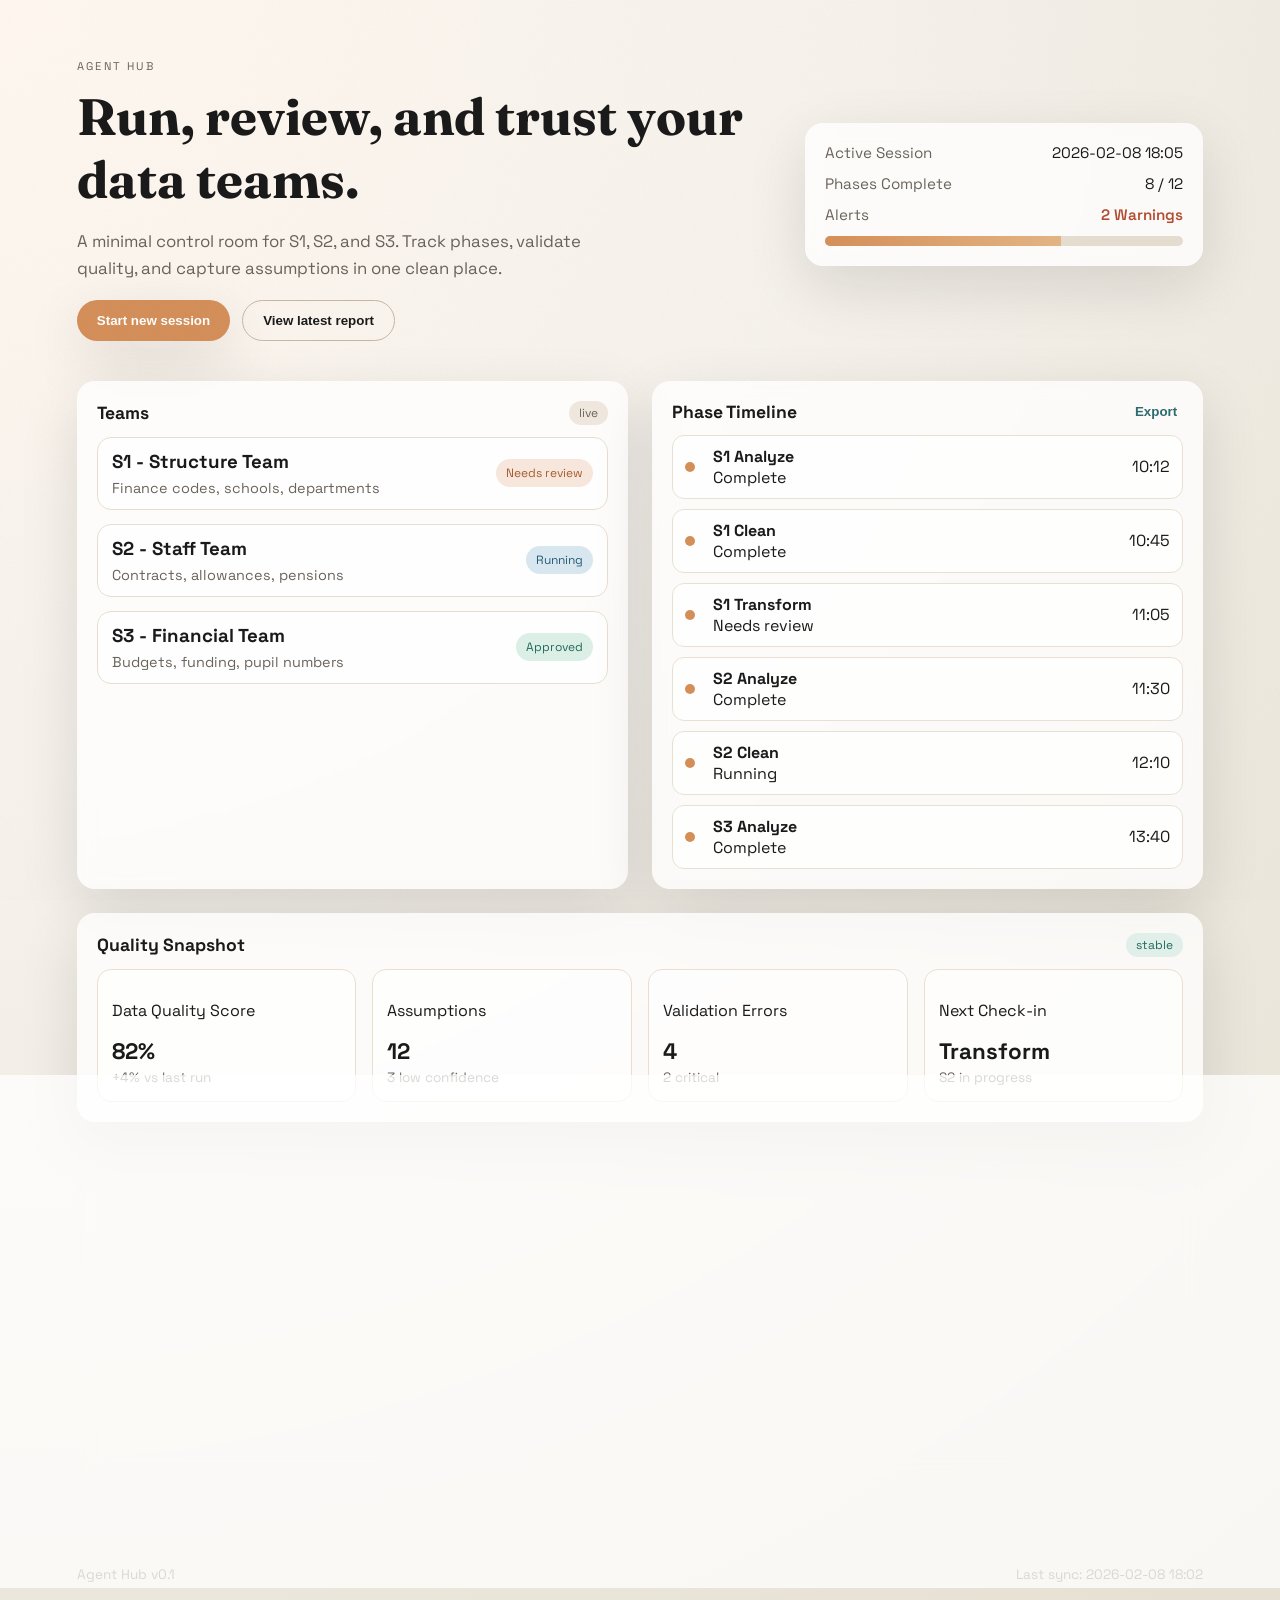
<file: agent-teams/dashboard/index.html>
﻿<!doctype html>
<html lang="en">
  <head>
    <meta charset="utf-8" />
    <meta name="viewport" content="width=device-width, initial-scale=1" />
    <title>Agent Hub</title>
    <link rel="stylesheet" href="styles.css" />
    <link rel="preconnect" href="https://fonts.googleapis.com" />
    <link rel="preconnect" href="https://fonts.gstatic.com" crossorigin />
    <link
      href="https://fonts.googleapis.com/css2?family=Space+Grotesk:wght@400;500;600;700&family=Fraunces:opsz,wght@9..144,500;9..144,700&display=swap"
      rel="stylesheet"
    />
  </head>
  <body>
    <div class="noise" aria-hidden="true"></div>
    <header class="hero">
      <div class="hero__content">
        <p class="eyebrow">Agent Hub</p>
        <h1>Run, review, and trust your data teams.</h1>
        <p class="subhead">
          A minimal control room for S1, S2, and S3. Track phases, validate quality,
          and capture assumptions in one clean place.
        </p>
        <div class="hero__actions">
          <button class="btn btn--primary" type="button">Start new session</button>
          <button class="btn btn--ghost" type="button">View latest report</button>
        </div>
      </div>
      <div class="hero__card">
        <div class="metric">
          <span class="metric__label">Active Session</span>
          <span class="metric__value">2026-02-08 17:59</span>
        </div>
        <div class="metric">
          <span class="metric__label">Phases Complete</span>
          <span class="metric__value">8 / 12</span>
        </div>
        <div class="metric">
          <span class="metric__label">Alerts</span>
          <span class="metric__value metric__value--warn">2 Warnings</span>
        </div>
        <div class="progress">
          <div class="progress__bar" style="width: 66%"></div>
        </div>
      </div>
    </header>

    <main class="grid">
      <section class="panel">
        <div class="panel__header">
          <h2>Teams</h2>
          <div class="chip">live</div>
        </div>
        <div class="team-list" id="team-list"></div>
      </section>

      <section class="panel">
        <div class="panel__header">
          <h2>Phase Timeline</h2>
          <button class="link">Export</button>
        </div>
        <ol class="timeline" id="timeline"></ol>
      </section>

      <section class="panel panel--wide">
        <div class="panel__header">
          <h2>Quality Snapshot</h2>
          <div class="chip chip--ok">stable</div>
        </div>
        <div class="quality">
          <div class="quality__item">
            <p>Data Quality Score</p>
            <strong>82%</strong>
            <span>+4% vs last run</span>
          </div>
          <div class="quality__item">
            <p>Assumptions</p>
            <strong>12</strong>
            <span>3 low confidence</span>
          </div>
          <div class="quality__item">
            <p>Validation Errors</p>
            <strong>4</strong>
            <span>2 critical</span>
          </div>
          <div class="quality__item">
            <p>Next Check-in</p>
            <strong>Transform</strong>
            <span>S2 in progress</span>
          </div>
        </div>
      </section>

      <section class="panel panel--wide">
        <div class="panel__header">
          <h2>Recent Reports</h2>
          <button class="link">See all</button>
        </div>
        <div class="reports">
          <article class="report">
            <div>
              <h3>S1 Analysis</h3>
              <p>3 warnings, 1 critical. Finance code formatting needs review.</p>
            </div>
            <span class="status status--warn">Needs Review</span>
          </article>
          <article class="report">
            <div>
              <h3>S2 Cleanup</h3>
              <p>Whitespace normalized, 2 missing columns created.</p>
            </div>
            <span class="status status--ok">Approved</span>
          </article>
          <article class="report">
            <div>
              <h3>S3 Transform</h3>
              <p>Budget sign conventions normalized for 3 accounts.</p>
            </div>
            <span class="status status--info">In Progress</span>
          </article>
        </div>
      </section>
    </main>

    <footer class="footer">
      <span>Agent Hub v0.1</span>
      <span>Last sync: 2026-02-08 18:02</span>
    </footer>

    <script src="app.js"></script>
  </body>
</html>
</file>
<file: agent-teams/dashboard/styles.css>
﻿:root {
  --bg: #f6f2ec;
  --bg-2: #e9e3d8;
  --ink: #1a1a1a;
  --muted: #6a635b;
  --accent: #d48f59;
  --accent-2: #2d6b6f;
  --card: rgba(255, 255, 255, 0.75);
  --shadow: 0 20px 60px rgba(20, 20, 20, 0.12);
  --radius: 18px;
}

* {
  box-sizing: border-box;
}

body {
  margin: 0;
  font-family: "Space Grotesk", "Trebuchet MS", sans-serif;
  color: var(--ink);
  background: radial-gradient(circle at top left, #fff7ef 0%, var(--bg) 40%, #e5dfd1 100%);
  min-height: 100vh;
}

.noise {
  position: fixed;
  inset: 0;
  background-image: url("data:image/svg+xml,%3Csvg xmlns='http://www.w3.org/2000/svg' width='140' height='140' viewBox='0 0 140 140'%3E%3Cfilter id='n'%3E%3CfeTurbulence type='fractalNoise' baseFrequency='0.8' numOctaves='2' stitchTiles='stitch'/%3E%3C/filter%3E%3Crect width='140' height='140' filter='url(%23n)' opacity='0.08'/%3E%3C/svg%3E");
  pointer-events: none;
  mix-blend-mode: multiply;
  opacity: 0.5;
}

.hero {
  display: grid;
  grid-template-columns: 1.4fr 0.8fr;
  gap: 32px;
  padding: 48px 6vw 24px;
  align-items: center;
}

.hero h1 {
  font-family: "Fraunces", "Georgia", serif;
  font-size: clamp(2.4rem, 4vw, 3.6rem);
  margin: 12px 0;
}

.eyebrow {
  text-transform: uppercase;
  letter-spacing: 0.2em;
  font-size: 0.7rem;
  color: var(--muted);
}

.subhead {
  max-width: 520px;
  color: var(--muted);
  font-size: 1.05rem;
  line-height: 1.6;
}

.hero__actions {
  margin-top: 18px;
  display: flex;
  gap: 12px;
}

.btn {
  border: none;
  border-radius: 999px;
  padding: 12px 20px;
  font-weight: 600;
  cursor: pointer;
  transition: transform 0.2s ease, box-shadow 0.2s ease;
}

.btn--primary {
  background: var(--accent);
  color: #fff;
  box-shadow: var(--shadow);
}

.btn--ghost {
  background: transparent;
  border: 1px solid #c5b8a6;
  color: var(--ink);
}

.btn:hover {
  transform: translateY(-2px);
}

.hero__card {
  background: var(--card);
  border-radius: var(--radius);
  padding: 20px;
  backdrop-filter: blur(10px);
  box-shadow: var(--shadow);
}

.metric {
  display: flex;
  justify-content: space-between;
  margin-bottom: 12px;
  font-size: 0.95rem;
}

.metric__label {
  color: var(--muted);
}

.metric__value--warn {
  color: #b24b2f;
  font-weight: 600;
}

.progress {
  height: 10px;
  border-radius: 999px;
  background: #e4dccf;
  overflow: hidden;
}

.progress__bar {
  height: 100%;
  background: linear-gradient(90deg, var(--accent), #e3b483);
}

.grid {
  display: grid;
  gap: 24px;
  padding: 16px 6vw 64px;
  grid-template-columns: repeat(2, minmax(0, 1fr));
}

.panel {
  background: var(--card);
  border-radius: var(--radius);
  padding: 20px;
  box-shadow: var(--shadow);
  backdrop-filter: blur(8px);
  animation: fadeUp 0.5s ease both;
}

.panel--wide {
  grid-column: span 2;
}

.panel__header {
  display: flex;
  align-items: center;
  justify-content: space-between;
  margin-bottom: 12px;
}

.panel h2 {
  margin: 0;
  font-size: 1.1rem;
}

.link {
  background: none;
  border: none;
  color: var(--accent-2);
  font-weight: 600;
  cursor: pointer;
}

.chip {
  font-size: 0.75rem;
  background: #efe7dd;
  color: var(--muted);
  padding: 4px 10px;
  border-radius: 999px;
}

.chip--ok {
  background: #e0efe9;
  color: #1f6a59;
}

.team-list {
  display: grid;
  gap: 14px;
}

.team {
  display: grid;
  grid-template-columns: 1fr auto;
  gap: 10px;
  padding: 12px 14px;
  border-radius: 14px;
  border: 1px solid #e6ddd0;
  background: rgba(255, 255, 255, 0.7);
}

.team h3 {
  margin: 0 0 6px;
}

.team p {
  margin: 0;
  color: var(--muted);
  font-size: 0.9rem;
}

.badge {
  align-self: center;
  padding: 6px 10px;
  border-radius: 999px;
  font-size: 0.75rem;
}

.badge--ok {
  background: #dcefe6;
  color: #1e6a58;
}

.badge--warn {
  background: #f7e6db;
  color: #a65c2c;
}

.badge--run {
  background: #d8e6ef;
  color: #245b78;
}

.timeline {
  list-style: none;
  padding: 0;
  margin: 0;
  display: grid;
  gap: 10px;
}

.timeline li {
  display: grid;
  grid-template-columns: 18px 1fr auto;
  gap: 10px;
  align-items: center;
  padding: 10px 12px;
  border-radius: 12px;
  background: rgba(255, 255, 255, 0.7);
  border: 1px solid #e8e0d2;
}

.dot {
  width: 10px;
  height: 10px;
  border-radius: 50%;
  background: var(--accent);
}

.quality {
  display: grid;
  grid-template-columns: repeat(4, minmax(0, 1fr));
  gap: 16px;
}

.quality__item {
  background: rgba(255, 255, 255, 0.6);
  border-radius: 14px;
  padding: 14px;
  border: 1px solid #eadfcf;
}

.quality__item strong {
  display: block;
  font-size: 1.4rem;
  margin-top: 6px;
}

.quality__item span {
  color: var(--muted);
  font-size: 0.85rem;
}

.reports {
  display: grid;
  gap: 12px;
}

.report {
  display: flex;
  align-items: center;
  justify-content: space-between;
  padding: 14px;
  border-radius: 14px;
  background: rgba(255, 255, 255, 0.7);
  border: 1px solid #eadfcf;
}

.report h3 {
  margin: 0 0 4px;
}

.report p {
  margin: 0;
  color: var(--muted);
}

.status {
  font-size: 0.75rem;
  padding: 6px 12px;
  border-radius: 999px;
  font-weight: 600;
}

.status--ok {
  background: #dcefe6;
  color: #1e6a58;
}

.status--warn {
  background: #f7e6db;
  color: #a65c2c;
}

.status--info {
  background: #d8e6ef;
  color: #245b78;
}

.footer {
  padding: 24px 6vw 48px;
  display: flex;
  justify-content: space-between;
  color: var(--muted);
  font-size: 0.85rem;
}

@keyframes fadeUp {
  from {
    opacity: 0;
    transform: translateY(10px);
  }
  to {
    opacity: 1;
    transform: translateY(0);
  }
}

@media (max-width: 980px) {
  .hero {
    grid-template-columns: 1fr;
  }

  .grid {
    grid-template-columns: 1fr;
  }

  .panel--wide {
    grid-column: span 1;
  }

  .quality {
    grid-template-columns: repeat(2, minmax(0, 1fr));
  }
}

@media (max-width: 640px) {
  .hero__actions {
    flex-direction: column;
    align-items: stretch;
  }

  .quality {
    grid-template-columns: 1fr;
  }

  .footer {
    flex-direction: column;
    gap: 8px;
  }
}
</file>
